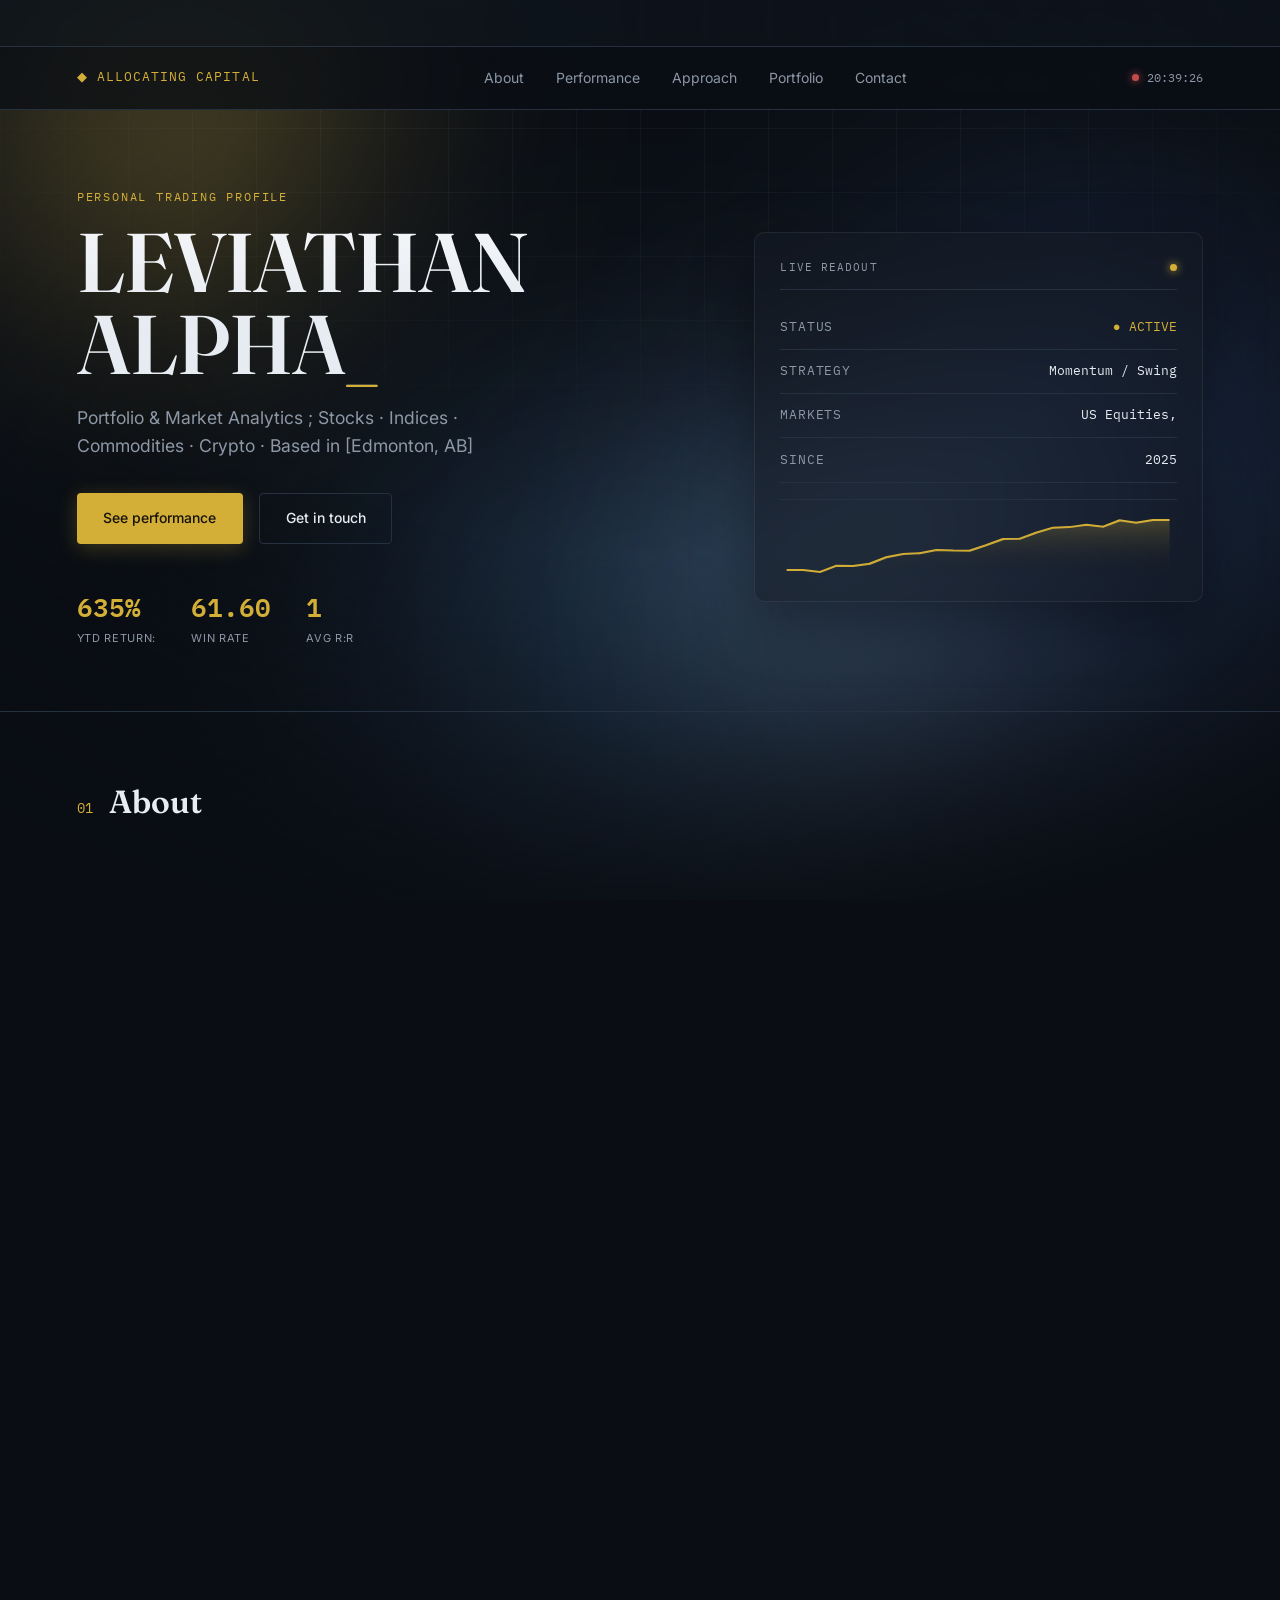
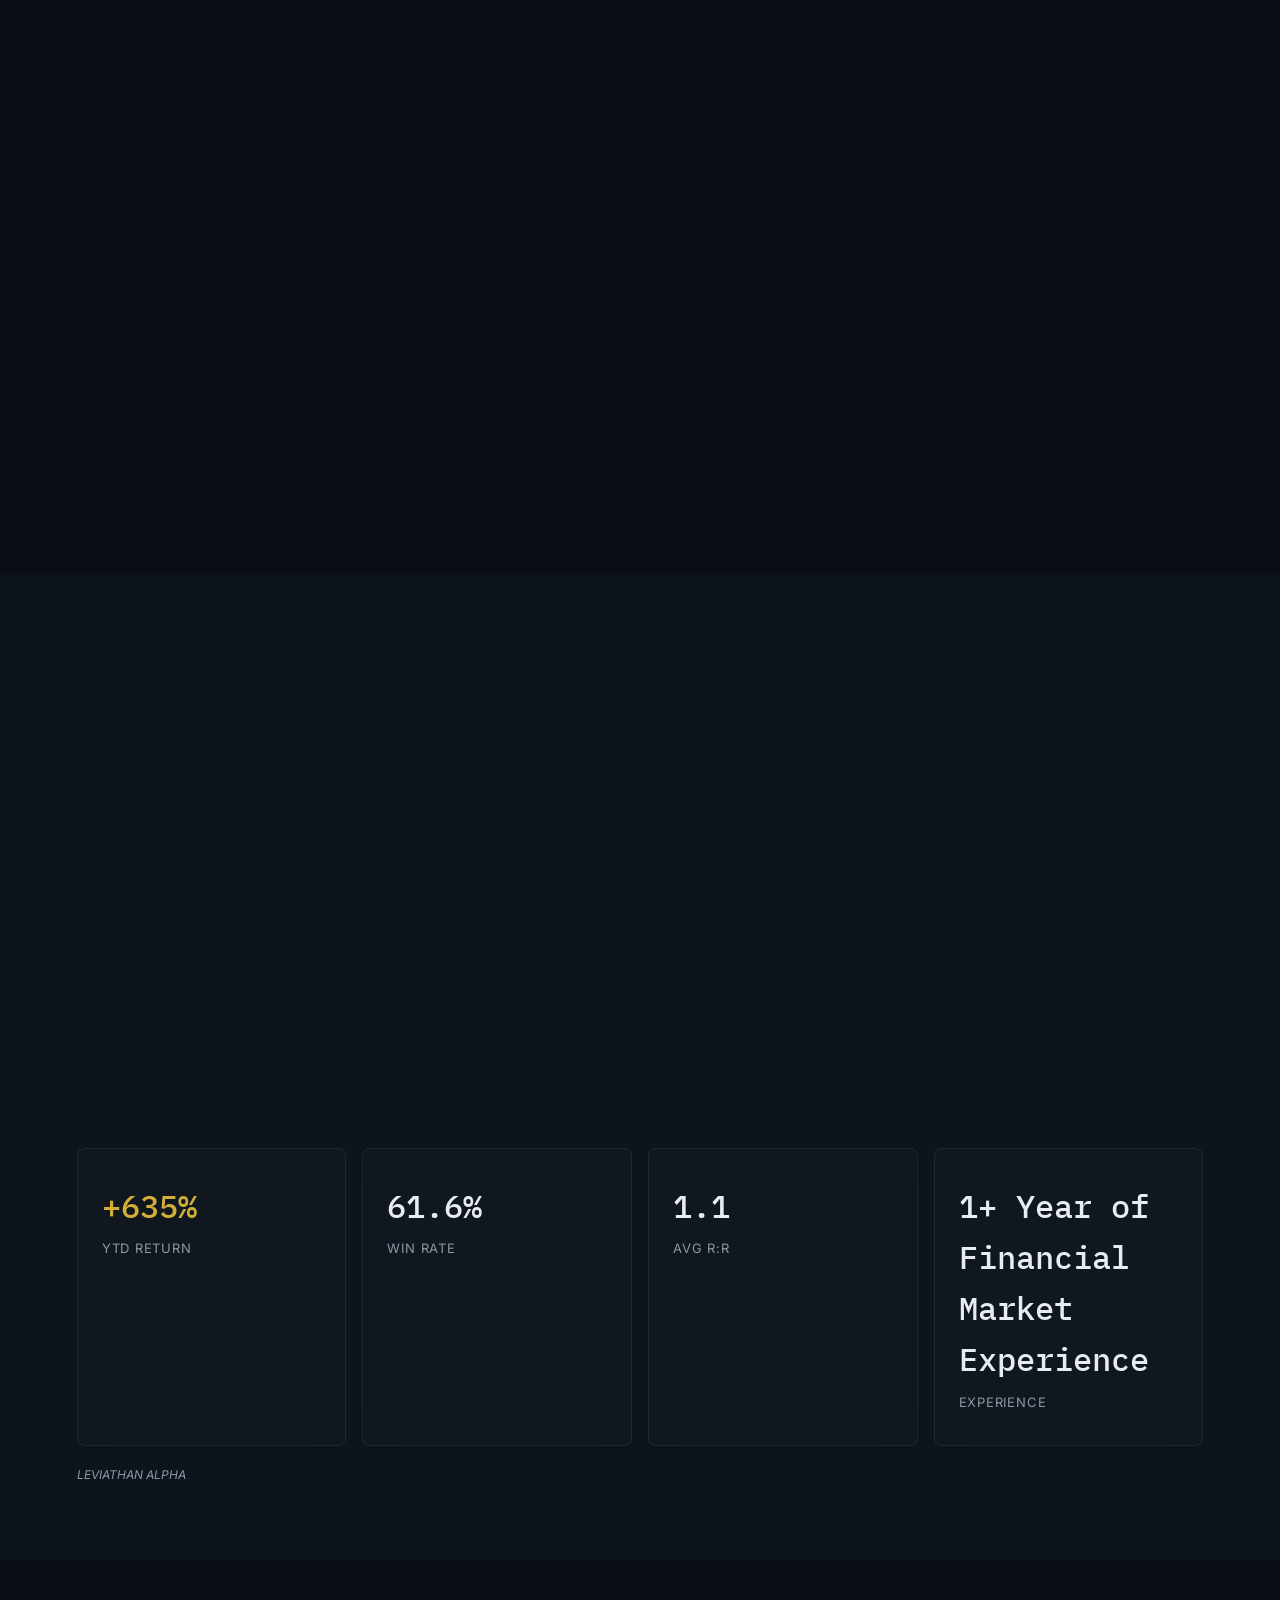
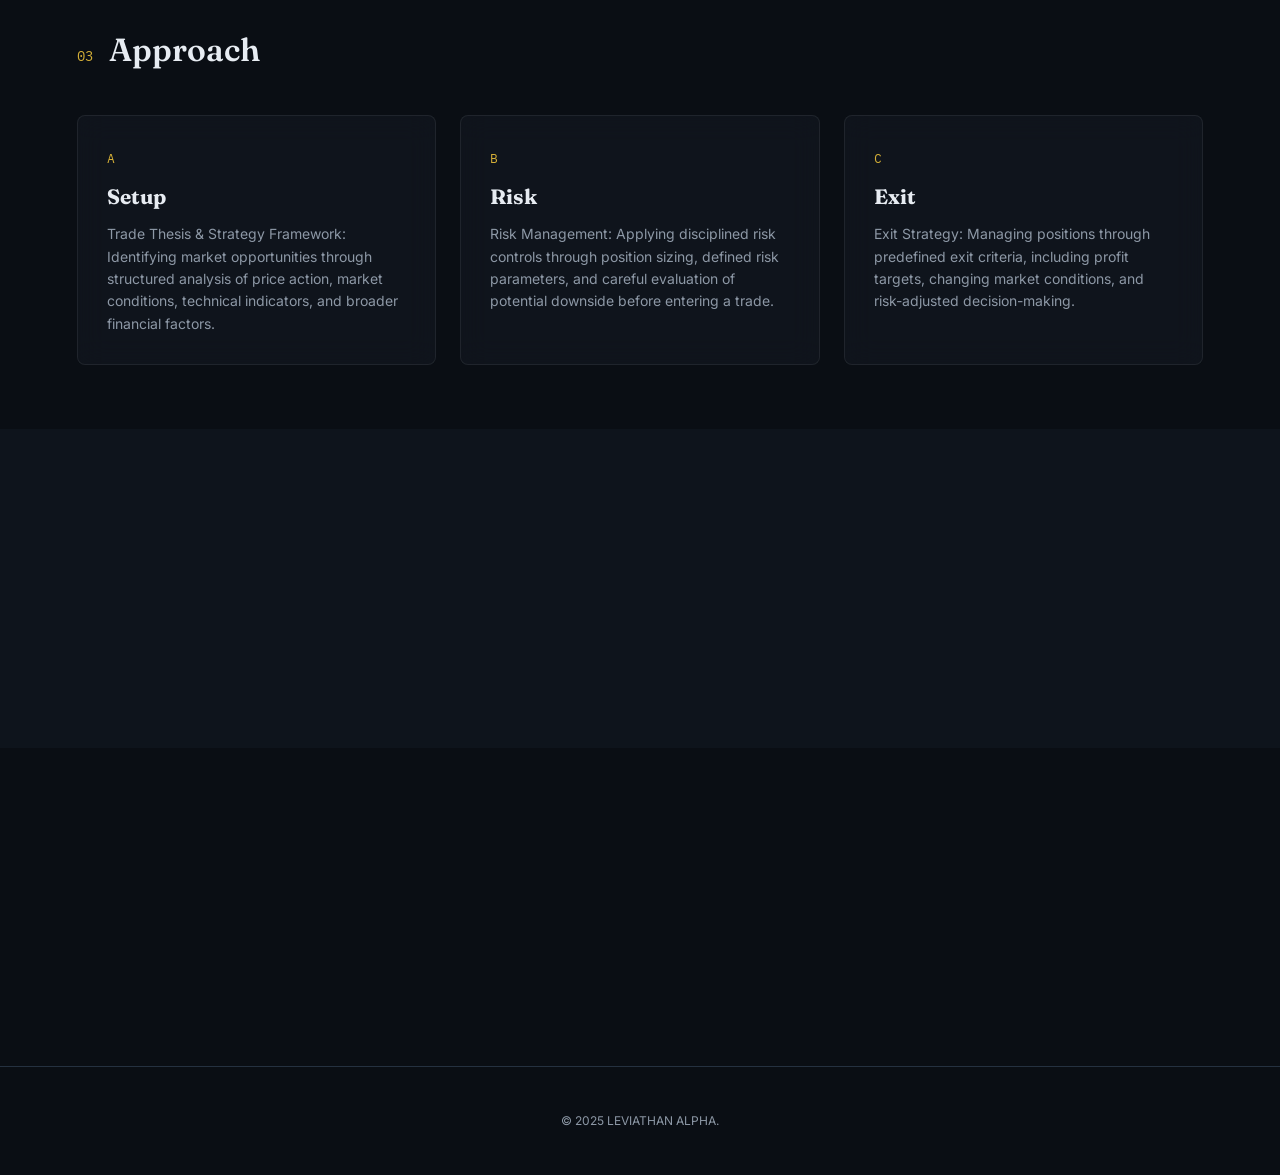
<file: index.html>
<!DOCTYPE html>
<html lang="en">
<head>
<meta charset="UTF-8">
<meta name="viewport" content="width=device-width, initial-scale=1.0">
<title>LEVIATHAN ALPHA</title>
<link rel="preconnect" href="https://fonts.googleapis.com">
<link href="https://fonts.googleapis.com/css2?family=Fraunces:opsz,wght@9..144,400;9..144,600;9..144,700&family=Inter:wght@400;500;600;700&family=IBM+Plex+Mono:wght@400;500;600&display=swap" rel="stylesheet">
<link rel="stylesheet" href="style.css">
</head>
<body>

  <!-- AMBIENT SMOKE BACKGROUND -->
  <div class="smoke-layer" aria-hidden="true">
    <div class="smoke smoke-1"></div>
    <div class="smoke smoke-2"></div>
    <div class="smoke smoke-3"></div>
    <div class="smoke smoke-4"></div>
  </div>
  <div class="bg-grid" aria-hidden="true"></div>
  <div class="bg-vignette" aria-hidden="true"></div>

  <!-- TICKER TAPE -->
  <div class="ticker-wrap">
    <div class="ticker" id="ticker"></div>
  </div>

  <!-- NAV -->
  <nav class="nav">
    <span class="nav-mark">◆ ALLOCATING CAPITAL</span>
    <div class="nav-links">
      <a href="#about">About</a>
      <a href="#performance">Performance</a>
      <a href="#approach">Approach</a>
      <a href="#portfolio">Portfolio</a>
      <a href="#contact">Contact</a>
    </div>
    <div class="nav-clock">
      <span id="market-status" class="status-dot"></span>
      <span id="market-clock">--:--:--</span>
    </div>
  </nav>

  <!-- HERO -->
  <header class="hero">
    <div class="hero-inner reveal">
      <p class="eyebrow">Personal Trading Profile</p>
      <h1 class="hero-name">LEVIATHAN ALPHA<span class="cursor">_</span></h1>
      <p class="hero-tagline">Portfolio & Market Analytics ; Stocks · Indices · Commodities · Crypto · Based in [Edmonton, AB]</p>
      <div class="hero-actions">
        <a href="#performance" class="btn btn-primary">See performance</a>
        <a href="#contact" class="btn btn-ghost">Get in touch</a>
      </div>
      <div class="hero-metrics">
        <div class="hero-metric">
          <span class="hero-metric-value" data-count="+635%" data-suffix="%">00.0%</span>
          <span class="hero-metric-label">YTD Return: </span>
        </div>
        <div class="hero-metric">
          <span class="hero-metric-value" data-count="61.6%">00</span>
          <span class="hero-metric-label">Win Rate </span>
        </div>
        <div class="hero-metric">
          <span class="hero-metric-value" data-count="1 : 1">1.1</span>
          <span class="hero-metric-label">Avg R:R </span>
        </div>
      </div>
    </div>

    <div class="hero-panel glass reveal">
      <div class="panel-head">
        <span>LIVE READOUT</span>
        <span class="status-dot"></span>
      </div>
      <div class="readout-row">
        <span class="readout-label">STATUS</span>
        <span class="readout-value live">ACTIVE</span>
      </div>
      <div class="readout-row">
        <span class="readout-label">STRATEGY</span>
        <span class="readout-value">Momentum / Swing</span>
      </div>
      <div class="readout-row">
        <span class="readout-label">MARKETS</span>
        <span class="readout-value">US Equities,</span>
      </div>
      <div class="readout-row">
        <span class="readout-label">SINCE</span>
        <span class="readout-value">2025</span>
      </div>
      <div class="mini-chart">
        <svg viewBox="0 0 240 60" preserveAspectRatio="none">
          <path id="mini-chart-path" d="" fill="none" stroke="var(--green)" stroke-width="2"/>
          <path id="mini-chart-fill" d="" fill="url(#miniGradient)" stroke="none" opacity="0.25"/>
          <defs>
            <linearGradient id="miniGradient" x1="0" y1="0" x2="0" y2="1">
              <stop offset="0%" stop-color="var(--green)"/>
              <stop offset="100%" stop-color="transparent"/>
            </linearGradient>
          </defs>
        </svg>
      </div>
    </div>
  </header>

  <!-- ABOUT -->
  <section id="about" class="section">
    <div class="section-head reveal">
      <span class="section-num">01</span>
      <h2>About</h2>
    </div>

    <!-- Jean -->
    <div class="about-grid">
      <div class="about-text reveal">
        <p>Leviathan Alpha is a research-driven market analytics company focused on delivering data-driven insights, portfolio analysis, and investment research. We combine financial analysis, quantitative methods, and technology to help investors better understand markets, identify opportunities, and make informed decisions.</p>
        <p>Leviathan Alpha is built on a foundation of continuous learning, disciplined research, and data-driven decision-making. Our approach combines principles from finance, quantitative analysis, and technology to evaluate opportunities through a structured and analytical lens. We believe that successful investing requires curiosity, critical thinking, and the ability to adapt as markets evolve.</p>
        <p>Founded by Jean Dizon, Leviathan Alpha is driven by a passion for financial markets, portfolio analysis, and the application of technology to improve investment research. Through ongoing development in financial modeling, market analytics, and industry knowledge, we strive to build innovative solutions that help transform complex information into meaningful insights.</p>
        <div class="tag-row">
          <span class="tag">Data.</span>
          <span class="tag">Research.</span>
          <span class="tag">Portfolio.</span>
          <span class="tag">Insights.</span>
        </div>
      </div>
      <div class="about-photo reveal">
        <div class="team-photo-card">
          <img src="Jean.png" alt="Jean Dizon, Founder & CEO of Leviathan Alpha" class="about-img">
          <div class="team-photo-caption">
            <span class="team-photo-name">Jean Dizon</span>
            <span class="team-photo-role">Founder & CEO</span>
          </div>
        </div>
      </div>
    </div>

    <!-- Hania -->
    <div class="about-grid about-grid-secondary">
      <div class="about-text reveal">
        <p>Hania is the Financial Journalist at Leviathan Alpha, translating market movements, earnings reports, and macro shifts into clear, digestible coverage for our audience. Her reporting bridges the gap between raw market data and the human decisions driving it, giving readers context they can actually use.</p>
         <p>What sets Hania's approach apart is her background in psychology, which she brings directly into her market coverage. She's especially drawn to the behavioral side of finance — how sentiment, fear, and crowd psychology move markets just as much as fundamentals do. This lens shapes how she covers volatility, earnings reactions, and investor behavior during major market events.</p>
        <p>Hania joined Leviathan Alpha driven by a passion for storytelling and a curiosity about why markets behave the way they do. Through her writing, she aims to make financial journalism more accessible, connecting the numbers to the psychology behind them so readers understand not just what happened, but why.</p>
        <div class="tag-row">
          <span class="tag">Markets.</span>
          <span class="tag">Reporting.</span>
          <span class="tag">Commentary.</span>
        </div>
      </div>
      <div class="about-photo reveal">
        <div class="team-photo-card">
          <img src="Hania.png" alt="Hania, Financial Journalist at Leviathan Alpha" class="about-img">
          <div class="team-photo-caption">
            <span class="team-photo-name">Hania</span>
            <span class="team-photo-role">Financial Journalist</span>
          </div>
        </div>
      </div>
    </div>
  </section>

  <!-- PERFORMANCE -->
  <section id="performance" class="section section-alt">
    <div class="section-head reveal">
      <span class="section-num">02</span>
      <h2>Performance</h2>
    </div>

    <div class="chart-card glass reveal">
      <div class="chart-card-head">
        <div>
          <span class="chart-label">Equity Curve</span>
          <span class="chart-sub"></span>
        </div>
        <div class="chart-value">
          <span class="stat-up">+635%</span>
        </div>
      </div>
      <svg class="equity-chart" viewBox="0 0 800 260" preserveAspectRatio="none">
        <g class="grid-lines" id="chart-grid"></g>
        <path id="equity-path" fill="none" stroke="var(--amber)" stroke-width="2.5"/>
        <path id="equity-fill" fill="url(#equityGradient)" stroke="none"/>
        <defs>
          <linearGradient id="equityGradient" x1="0" y1="0" x2="0" y2="1">
            <stop offset="0%" stop-color="var(--amber)" stop-opacity="0.35"/>
            <stop offset="100%" stop-color="var(--amber)" stop-opacity="0"/>
          </linearGradient>
        </defs>
      </svg>
    </div>

    <div class="stats-grid reveal">
      <div class="stat-card glass">
        <span class="stat-value stat-up">+635%</span>
        <span class="stat-label">YTD Return</span>
      </div>
      <div class="stat-card glass">
        <span class="stat-value">61.6%</span>
        <span class="stat-label">Win Rate</span>
      </div>
      <div class="stat-card glass">
        <span class="stat-value">1.1</span>
        <span class="stat-label">Avg R:R</span>
      </div>
      <div class="stat-card glass">
        <span class="stat-value">1+ Year of Financial Market Experience</span>
        <span class="stat-label">Experience</span>
      </div>
    </div>
    <p class="disclaimer">LEVIATHAN ALPHA</p>
  </section>

  <!-- APPROACH -->
  <section id="approach" class="section">
    <div class="section-head reveal">
      <span class="section-num">03</span>
      <h2>Approach</h2>
    </div>
    <div class="approach-grid">
      <div class="approach-card glass reveal">
        <span class="approach-index">A</span>
        <h3>Setup</h3>
        <p>Trade Thesis & Strategy Framework:
Identifying market opportunities through structured analysis of price action, market conditions, technical indicators, and broader financial factors.</p>
      </div>
      <div class="approach-card glass reveal">
        <span class="approach-index">B</span>
        <h3>Risk</h3>
        <p>Risk Management:
Applying disciplined risk controls through position sizing, defined risk parameters, and careful evaluation of potential downside before entering a trade.</p>
      </div>
      <div class="approach-card glass reveal">
        <span class="approach-index">C</span>
        <h3>Exit</h3>
        <p>Exit Strategy:
Managing positions through predefined exit criteria, including profit targets, changing market conditions, and risk-adjusted decision-making.</p>
      </div>
    </div>
  </section>

  <!-- PORTFOLIO & REPORTS -->
  <section id="portfolio" class="section section-alt">
    <div class="section-head reveal">
      <span class="section-num">04</span>
      <h2>Portfolio &amp; Reports</h2>
    </div>
    <div class="contact-grid">
      <a href="https://docs.google.com/spreadsheets/d/1a7a9K4xXPBoh9cEuaXPP8lTre6LDDmWyBkvVYP96Pw4/edit" class="contact-link glass reveal" target="_blank" rel="noopener">
        <span class="contact-label">Trade Log</span>
        <span class="contact-value">View Google Sheet →</span>
      </a>
      <a href="https://jean8817.github.io/Leviathan_Alpha.github.io/PortfolioAnalysis_Dashboard.html" class="contact-link glass reveal" target="_blank" rel="noopener">
        <span class="contact-label">Analytics Dashboard</span>
        <span class="contact-value">View equity research dashboard →</span>
      </a>
      <a href="https://docs.google.com/document/d/1QBtmFSi3J0svAQwqhCf5eUy7WgUqmgxVo-QbEhVTjCs/edit" class="contact-link glass reveal" target="_blank" rel="noopener">
        <span class="contact-label">Monthly Report</span>
        <span class="contact-value">View Document →</span>
      </a>
    </div>
  </section>

  <!-- CONTACT -->
  <section id="contact" class="section">
    <div class="section-head reveal">
      <span class="section-num">05</span>
      <h2>Contact</h2>
    </div>
    <div class="contact-grid">
      <a href="mailto:you@example.com" class="contact-link glass reveal">
        <span class="contact-label">Email</span>
        <span class="contact-value">leviathanalpha88@gmail.com</span>
      </a>
      <a href="https://twitter.com/yourhandle" class="contact-link glass reveal" target="_blank" rel="noopener">
        <span class="contact-label">X / Twitter</span>
        <span class="contact-value">Currently not available yet</span>
      </a>
      <a href="https://linkedin.com/in/yourhandle" class="contact-link glass reveal" target="_blank" rel="noopener">
        <span class="contact-label">LinkedIn</span>
        <span class="contact-value">Currently not available yet</span>
      </a>
    </div>
  </section>

  <footer class="footer">
    <p>© 2025 LEVIATHAN ALPHA.</p>
  </footer>

  <script src="script.js"></script>
</body>
</html>
</file>
<file: style.css>
:root {
  /* Blue/grey — now the dominant palette */
  --bg: #0A0E14;
  --bg-alt: #0E141C;
  --surface: #141B24;
  --surface-glass: rgba(20, 27, 36, 0.55);
  --border: #253140;
  --border-soft: rgba(255,255,255,0.07);
  --text: #E7ECF2;
  --text-dim: #8D98A6;

  /* Gold — the single sharp accent (CTAs, live status, positive stats/ticker) */
  --gold: #D4AF37;
  --gold-dim: #A6822A;

  /* Blue/grey tones used in the smoke background + accents */
  --sapphire: #2C4A87;
  --navy: #24466B;
  --steel: #4A5A6B;

  /* Functional aliases: gold now carries "positive/live", red carries "negative" */
  --amber: var(--gold);
  --amber-dim: var(--gold-dim);
  --green: var(--gold);
  --red: #C24B4B;

  --font-display: 'Fraunces', serif;
  --font-body: 'Inter', sans-serif;
  --font-mono: 'IBM Plex Mono', monospace;
}

* { box-sizing: border-box; }
html { scroll-behavior: smooth; }
body { margin: 0; background: var(--bg); color: var(--text); font-family: var(--font-body); line-height: 1.6; position: relative; overflow-x: hidden; }
a { color: inherit; text-decoration: none; }

/* AMBIENT SMOKE — blue/grey dominant, one gold blob for accent */
.smoke-layer { position: fixed; inset: 0; z-index: 0; overflow: hidden; pointer-events: none; background: var(--bg); }
.smoke { position: absolute; width: 70vw; height: 70vw; min-width: 600px; min-height: 600px; border-radius: 50%; filter: blur(90px); opacity: 0.55; mix-blend-mode: screen; will-change: transform, opacity; }
.smoke-1 { top: -20%; left: -10%; width: 50vw; height: 50vw; min-width: 460px; min-height: 460px; background: radial-gradient(circle at 40% 40%, var(--gold) 0%, transparent 65%); opacity: 0.4; animation: drift-1 34s ease-in-out infinite; }
.smoke-2 { top: 10%; right: -15%; background: radial-gradient(circle at 60% 50%, var(--sapphire) 0%, transparent 65%); animation: drift-2 40s ease-in-out infinite; }
.smoke-3 { bottom: -25%; left: 15%; background: radial-gradient(circle at 50% 50%, var(--navy) 0%, transparent 65%); animation: drift-3 46s ease-in-out infinite; }
.smoke-4 { bottom: -10%; right: 5%; width: 55vw; height: 55vw; min-width: 480px; min-height: 480px; background: radial-gradient(circle at 50% 50%, var(--steel) 0%, transparent 65%); animation: drift-4 38s ease-in-out infinite; }

@keyframes drift-1 { 0% { transform: translate(0,0) scale(1); opacity:0.4;} 30% { transform: translate(12vw,8vh) scale(1.15); opacity:0.5;} 60% { transform: translate(4vw,16vh) scale(0.95); opacity:0.35;} 100% { transform: translate(0,0) scale(1); opacity:0.4;} }
@keyframes drift-2 { 0% { transform: translate(0,0) scale(1); opacity:0.45;} 35% { transform: translate(-10vw,12vh) scale(1.1); opacity:0.6;} 70% { transform: translate(-16vw,-4vh) scale(0.9); opacity:0.4;} 100% { transform: translate(0,0) scale(1); opacity:0.45;} }
@keyframes drift-3 { 0% { transform: translate(0,0) scale(1); opacity:0.4;} 40% { transform: translate(10vw,-10vh) scale(1.2); opacity:0.55;} 75% { transform: translate(16vw,-2vh) scale(0.95); opacity:0.35;} 100% { transform: translate(0,0) scale(1); opacity:0.4;} }
@keyframes drift-4 { 0% { transform: translate(0,0) scale(1); opacity:0.4;} 30% { transform: translate(-8vw,-14vh) scale(0.9); opacity:0.55;} 65% { transform: translate(-14vw,-4vh) scale(1.15); opacity:0.35;} 100% { transform: translate(0,0) scale(1); opacity:0.4;} }

@media (prefers-reduced-motion: reduce) { .smoke { animation: none; } }

.bg-grid { position: fixed; inset: 0; z-index: 0; background-image: linear-gradient(var(--border-soft) 1px, transparent 1px), linear-gradient(90deg, var(--border-soft) 1px, transparent 1px); background-size: 64px 64px; mask-image: radial-gradient(ellipse 80% 60% at 50% 0%, black 40%, transparent 90%); opacity: 0.5; pointer-events: none; }
.bg-vignette { position: fixed; inset: 0; z-index: 0; background: radial-gradient(ellipse 90% 80% at 50% 30%, transparent 40%, var(--bg) 95%); pointer-events: none; }
.ticker-wrap, .nav, .hero, .section, .footer { position: relative; z-index: 1; }

.glass { background: var(--surface-glass); backdrop-filter: blur(14px); -webkit-backdrop-filter: blur(14px); border: 1px solid var(--border-soft); }

.ticker-wrap { background: rgba(14, 20, 28, 0.8); backdrop-filter: blur(6px); border-bottom: 1px solid var(--border); overflow: hidden; white-space: nowrap; padding: 10px 0; }
.ticker { display: inline-block; font-family: var(--font-mono); font-size: 13px; letter-spacing: 0.02em; padding-left: 100%; animation: scroll-ticker 40s linear infinite; }
.ticker span { margin-right: 2.5rem; }
.ticker .up { color: var(--green); }
.ticker .down { color: var(--red); }
@keyframes scroll-ticker { 0% { transform: translateX(0); } 100% { transform: translateX(-100%); } }
@media (prefers-reduced-motion: reduce) { .ticker { animation: none; padding-left: 1rem; } .reveal { opacity: 1 !important; transform: none !important; } }

.nav { display: flex; justify-content: space-between; align-items: center; padding: 20px 6vw; border-bottom: 1px solid var(--border); background: rgba(10, 14, 20, 0.75); backdrop-filter: blur(10px); position: sticky; top: 0; z-index: 10; }
.nav-mark { font-family: var(--font-mono); font-size: 13px; letter-spacing: 0.08em; color: var(--amber); }
.nav-links { display: flex; gap: 2rem; }
.nav-links a { font-size: 14px; color: var(--text-dim); transition: color 0.15s ease; position: relative; }
.nav-links a::after { content: ""; position: absolute; left: 0; bottom: -4px; width: 0%; height: 1px; background: var(--amber); transition: width 0.2s ease; }
.nav-links a:hover, .nav-links a:focus-visible { color: var(--text); }
.nav-links a:hover::after { width: 100%; }
.nav-clock { display: flex; align-items: center; gap: 0.5rem; font-family: var(--font-mono); font-size: 12px; color: var(--text-dim); }
.status-dot { width: 7px; height: 7px; border-radius: 50%; background: var(--green); box-shadow: 0 0 8px var(--green); animation: pulse 2s ease-in-out infinite; display: inline-block; }
@keyframes pulse { 0%, 100% { opacity: 1; } 50% { opacity: 0.4; } }

.reveal { opacity: 0; transform: translateY(24px); transition: opacity 0.7s ease, transform 0.7s ease; }
.reveal.is-visible { opacity: 1; transform: translateY(0); }

.hero { display: grid; grid-template-columns: 1.4fr 1fr; gap: 3rem; padding: 6vw 6vw 5vw; border-bottom: 1px solid var(--border); align-items: center; }
.eyebrow { font-family: var(--font-mono); font-size: 12px; letter-spacing: 0.15em; text-transform: uppercase; color: var(--amber); margin: 0 0 1rem; }
.hero-name { font-family: var(--font-display); font-optical-sizing: auto; font-weight: 600; font-size: clamp(2.6rem, 7vw, 5.2rem); line-height: 0.98; margin: 0 0 1.2rem; letter-spacing: -0.01em; background: linear-gradient(180deg, #F3F5F8 0%, var(--text) 60%); -webkit-background-clip: text; background-clip: text; color: transparent; }
.cursor { color: var(--amber); -webkit-text-fill-color: var(--amber); animation: blink 1.1s step-end infinite; }
@keyframes blink { 50% { opacity: 0; } }
.hero-tagline { color: var(--text-dim); font-size: 1.1rem; max-width: 40ch; margin: 0 0 2rem; }
.hero-actions { display: flex; gap: 1rem; margin-bottom: 2.6rem; }
.btn { display: inline-block; padding: 0.85rem 1.6rem; font-size: 14px; font-weight: 500; border-radius: 4px; border: 1px solid transparent; transition: all 0.15s ease; }
.btn-primary { background: var(--amber); color: #14100A; box-shadow: 0 4px 20px rgba(212,175,55,0.25); }
.btn-primary:hover { background: var(--amber-dim); transform: translateY(-1px); box-shadow: 0 6px 24px rgba(212,175,55,0.35); }
.btn-ghost { border-color: var(--border); color: var(--text); }
.btn-ghost:hover { border-color: var(--amber); color: var(--amber); transform: translateY(-1px); }
.hero-metrics { display: flex; gap: 2.2rem; }
.hero-metric { display: flex; flex-direction: column; gap: 0.2rem; }
.hero-metric-value { font-family: var(--font-mono); font-size: 1.6rem; font-weight: 600; color: var(--amber); }
.hero-metric-label { font-size: 11px; color: var(--text-dim); text-transform: uppercase; letter-spacing: 0.06em; }
.hero-panel { border-radius: 10px; padding: 1.6rem; font-family: var(--font-mono); box-shadow: 0 20px 60px rgba(0,0,0,0.4); }
.panel-head { display: flex; justify-content: space-between; align-items: center; font-size: 11px; letter-spacing: 0.1em; color: var(--text-dim); margin-bottom: 1rem; padding-bottom: 0.8rem; border-bottom: 1px solid var(--border); }
.readout-row { display: flex; justify-content: space-between; padding: 0.7rem 0; border-bottom: 1px solid var(--border); font-size: 13px; }
.readout-row:last-of-type { border-bottom: none; }
.readout-label { color: var(--text-dim); letter-spacing: 0.06em; }
.readout-value.live { color: var(--green); }
.readout-value.live::before { content: "● "; }
.mini-chart { margin-top: 1rem; border-top: 1px solid var(--border); padding-top: 1rem; }
.mini-chart svg { width: 100%; height: 60px; display: block; }

.section { padding: 5vw 6vw; }
.section-alt { background: var(--bg-alt); }
.section-head { display: flex; align-items: baseline; gap: 1rem; margin-bottom: 2.5rem; }
.section-num { font-family: var(--font-mono); color: var(--amber); font-size: 14px; }
.section-head h2 { font-family: var(--font-display); font-weight: 600; font-size: 2rem; margin: 0; }

.about-grid { display: grid; grid-template-columns: 1.6fr 1fr; gap: 3rem; align-items: start; }
.about-grid-secondary { margin-top: 3rem; }
.about-text p { color: var(--text-dim); max-width: 60ch; margin: 0 0 1.2rem; }
.tag-row { display: flex; flex-wrap: wrap; gap: 0.6rem; margin-top: 1.4rem; }
.tag { font-family: var(--font-mono); font-size: 12px; padding: 0.4rem 0.8rem; border: 1px solid var(--border); border-radius: 20px; color: var(--text-dim); }
.photo-placeholder { aspect-ratio: 4/5; border-radius: 10px; display: flex; align-items: center; justify-content: center; color: var(--text-dim); font-size: 13px; font-family: var(--font-mono); border-style: dashed; }
.about-img { width: 100%; aspect-ratio: 4/5; object-fit: cover; border-radius: 10px; border: 1px solid var(--border-soft); display: block; }

.chart-card { border-radius: 10px; padding: 1.8rem; margin-bottom: 2.5rem; box-shadow: 0 20px 60px rgba(0,0,0,0.35); }
.chart-card-head { display: flex; justify-content: space-between; align-items: flex-start; margin-bottom: 1.4rem; flex-wrap: wrap; gap: 0.6rem; }
.chart-label { display: block; font-family: var(--font-display); font-size: 1.2rem; font-weight: 600; }
.chart-sub { display: block; font-size: 12px; color: var(--text-dim); margin-top: 0.2rem; }
.chart-value { font-family: var(--font-mono); font-size: 1.4rem; }
.equity-chart { width: 100%; height: 260px; display: block; }
.grid-lines line { stroke: var(--border); stroke-width: 1; }

.stats-grid { display: grid; grid-template-columns: repeat(4, 1fr); gap: 1rem; }
.stat-card { border-radius: 8px; padding: 2rem 1.5rem; display: flex; flex-direction: column; gap: 0.4rem; transition: transform 0.2s ease, border-color 0.2s ease; }
.stat-card:hover { transform: translateY(-3px); border-color: var(--amber-dim); }
.stat-value { font-family: var(--font-mono); font-size: 2rem; font-weight: 500; }
.stat-up { color: var(--green); }
.stat-label { color: var(--text-dim); font-size: 13px; text-transform: uppercase; letter-spacing: 0.06em; }
.disclaimer { margin-top: 1.2rem; font-size: 12px; color: var(--text-dim); font-style: italic; }

.approach-grid { display: grid; grid-template-columns: repeat(3, 1fr); gap: 1.5rem; }
.approach-card { border-radius: 8px; padding: 1.8rem; transition: transform 0.2s ease, border-color 0.2s ease; }
.approach-card:hover { transform: translateY(-3px); border-color: var(--amber-dim); }
.approach-index { font-family: var(--font-mono); color: var(--amber); font-size: 13px; }
.approach-card h3 { font-family: var(--font-display); font-size: 1.3rem; margin: 0.6rem 0 0.6rem; }
.approach-card p { color: var(--text-dim); font-size: 14px; margin: 0; }

.contact-grid { display: grid; grid-template-columns: repeat(3, 1fr); gap: 1.5rem; }
.contact-link { border-radius: 8px; padding: 1.5rem; display: flex; flex-direction: column; gap: 0.4rem; transition: border-color 0.15s ease, transform 0.2s ease; }
.contact-link:hover, .contact-link:focus-visible { border-color: var(--amber); transform: translateY(-3px); }
.contact-label { font-family: var(--font-mono); font-size: 12px; color: var(--text-dim); text-transform: uppercase; letter-spacing: 0.06em; }
.contact-value { font-size: 15px; }

.footer { text-align: center; padding: 2rem; color: var(--text-dim); font-size: 12px; border-top: 1px solid var(--border); }

@media (max-width: 860px) {
  .hero { grid-template-columns: 1fr; }
  .about-grid { grid-template-columns: 1fr; }
  .about-photo { order: -1; max-width: 220px; }
  .stats-grid { grid-template-columns: repeat(2, 1fr); }
  .approach-grid { grid-template-columns: 1fr; }
  .contact-grid { grid-template-columns: 1fr; }
  .nav-links { gap: 1.2rem; }
  .nav-clock { display: none; }
  .hero-metrics { flex-wrap: wrap; gap: 1.4rem; }
}

/* --- Team photo cards (Jean + Hania) --- */
.team-photo-card {
  border-radius: 10px;
  overflow: hidden;
  border: 1px solid var(--border-soft);
  background: var(--surface-glass);
}
.team-photo-card .about-img {
  border: none;
  border-radius: 0;
}
.team-photo-caption {
  display: flex;
  flex-direction: column;
  gap: 0.1rem;
  padding: 1rem 1.2rem;
}
.team-photo-name {
  font-family: var(--font-display);
  font-weight: 600;
  font-size: 1.05rem;
}
.team-photo-role {
  font-size: 12px;
  color: var(--text-dim);
}
</file>
